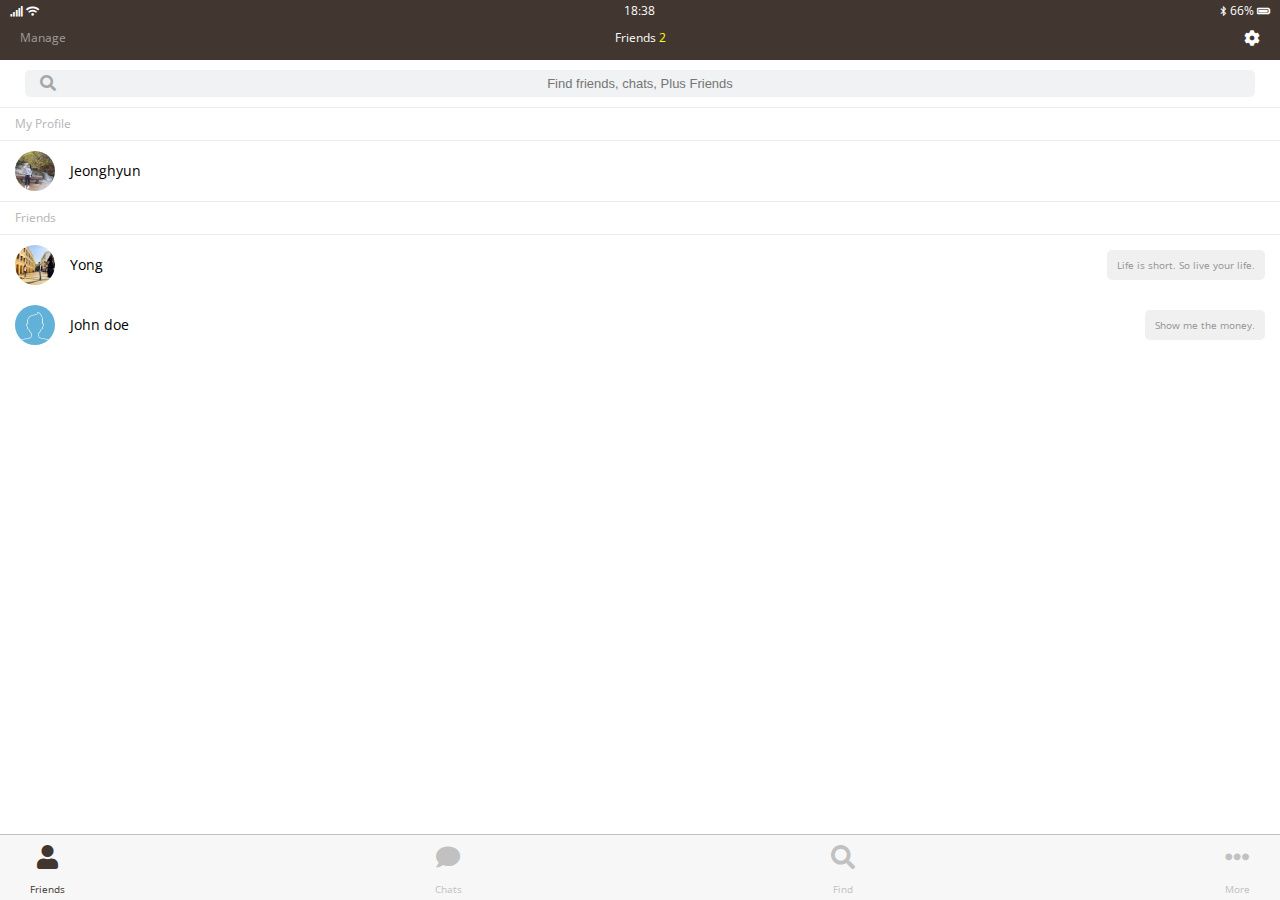
<file: index.html>
<!DOCTYPE html>
<html lang="en">
<head>
    <meta charset="UTF-8">
    <meta name="viewport" content="width=device-width, initial-scale=1.0">
    <meta http-equiv="X-UA-Compatible" content="ie=edge">
    <link rel="stylesheet" href="https://use.fontawesome.com/releases/v5.5.0/css/all.css">
    <link rel="stylesheet" href="css/style.css">
    <title>Friends</title>
</head>
<body>
    <header class="top-header">
        <div class="header__top">
            <div class="header__column">
                <i class="fas fa-signal fa-sm"></i>
                <i class="fas fa-wifi fa-sm"></i>
                <!-- wifi icon -->
            </div>
            <div class="header__column">
                <span class="header__time">18:38</span>
            </div>
            <div class="header__column">
                <i class="fab fa-bluetooth-b fa-sm"></i>
                <span class="header__battery">66% <i class="fas fa-battery-full fa-sm"></i> </span>
            </div>
        </div>

        <div class="header__bottom">
            <div class="header__column">
                <span class="header__text">Manage</span>
            </div>
            <div class="header__column">
                <span class="header__text">Friends <span class="header__number">2</span></span>
            </div>
            <div class="header__column">
                <i class="fas fa-cog fa-lg"></i>
            </div>

        </div>
    </header>
    <main class="friends">
        <div class="search-bar">
            <i class="fas fa-search"></i>
            <input type="text" placeholder="Find friends, chats, Plus Friends">
        </div>
        <section class="friends__section">
            <header class="friends__section-header">
                <h6 class="friends__section-title">My Profile</h6>
            </header>
            <div class="friends__section-rows">
                <div class="friends__section-row">
                    <img src="images/me.jpg" alt="">
                    <a href="profile.html" class="friends__section-name"> 
                        Jeonghyun
                    </a>
                </div>
            </div>
        </section>
        <section class="friends__section">
            <header class="friends__section-header">
                <h6 class="friends__section-title">Friends</h6>
            </header>
            <div class="friends__section-rows">
                <div class="friends__section-row with-tagline">
                    <div class="friends__section-column">
                        <img src="images/avatar.jpg" alt="">
                        <span class="friends__section-name">Yong</span>
                    </div>
                    <span class="friends__section-tagline">
                        Life is short. So live your life.
                    </span>
                </div>
            </div>
            <div class="friends__section-rows">
                <div class="friends__section-row with-tagline">
                    <div class="friends__section-column">
                        <img src="images/kakao_default.jpg" alt="">
                        <span class="friends__section-name">John doe</span>
                    </div>
                    <span class="friends__section-tagline">
                        Show me the money.
                    </span>
                </div>
            </div>
        </section>
    </main>

    <nav class="tab-bar">
        <a href="index.html" class="tab-bar__tab tab-bar__tab--selected">
            <i class="fas fa-user"></i>
            <span class="tab-bar__title">Friends</span>
        </a>
        <a href="chats.html" class="tab-bar__tab">
            <i class="fas fa-comment"></i>
            <span class="tab-bar__title">Chats</span>
        </a>
        <a href="find.html"  class="tab-bar__tab">
            <i class="fas fa-search"></i>
            <span class="tab-bar__title">Find</span>
        </a>
        <a href="more.html"  class="tab-bar__tab">
            <i class="fas fa-ellipsis-h"></i>
            <span class="tab-bar__title">More</span>
        </a>
    </nav>
    <div class="bigScreenText">
        <span>please make your screen smaller</span>
    </div>
</body>
</html>
</file>
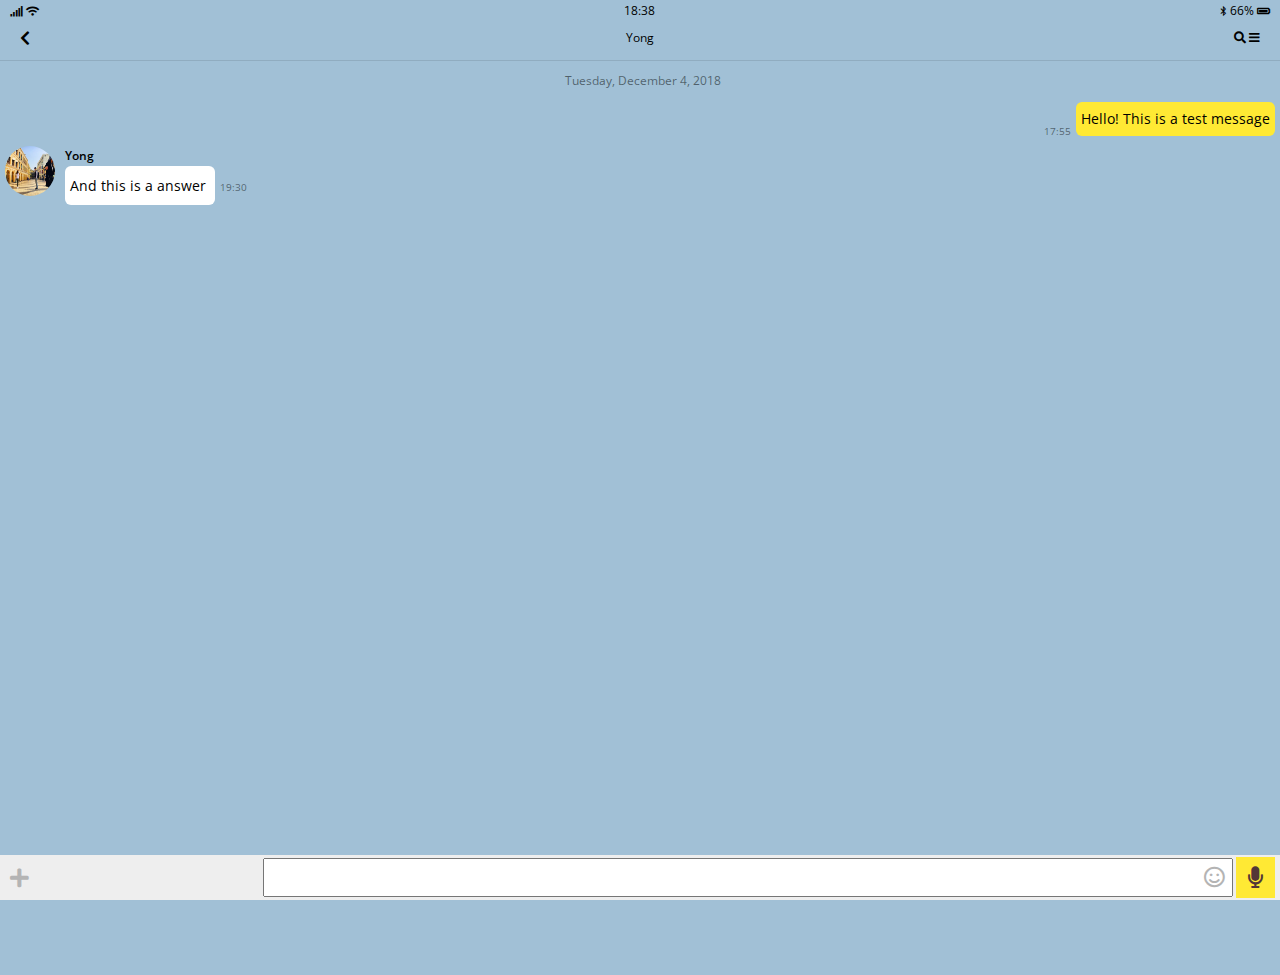
<file: chat.html>
<!DOCTYPE html>
<html lang="en">
<head>
    <meta charset="UTF-8">
    <meta name="viewport" content="width=device-width, initial-scale=1.0">
    <meta http-equiv="X-UA-Compatible" content="ie=edge">
    <link rel="stylesheet" href="https://use.fontawesome.com/releases/v5.5.0/css/all.css">
    <link rel="stylesheet" href="css/style.css">
    <title>Chat</title>
</head>
<body class="body-chat">
    <header class="top-header chat-header">
        <div class="header__top">
            <div class="header__column">
                <i class="fas fa-signal fa-sm"></i>
                <i class="fas fa-wifi fa-sm"></i>
                <!-- wifi icon -->
            </div>
            <div class="header__column">
                <span class="header__time">18:38</span>
            </div>
            <div class="header__column">
                <i class="fab fa-bluetooth-b fa-sm"></i>
                <span class="header__battery">66% <i class="fas fa-battery-full fa-sm"></i> </span>
            </div>
        </div>

        <div class="header__bottom">
            <div class="header__column">
                <a href="chats.html">
                    <i class="fas fa-chevron-left fa-lg"></i>
                </a>
            </div>
            <div class="header__column">
                <span class="header__text">Yong </span>
            </div>
            <div class="header__column">
                <i class="fas fa-search"></i>
                <i class="fas fa-bars"></i>
            </div>
        </div>
    </header>
    <main class="chat">
        <div class="date-divider">
            <span class="date-divider__text">Tuesday, December 4, 2018</span>
        </div>
        <div class="chat__message chat__message--from">
            <span class="chat__message-time">17:55</span>
            <span class="chat__message-body">
                Hello! This is a test message
            </span>
        </div>
        <div class="chat__message chat__message--to">
            <img src="images/avatar.jpg" class="chat__message-avatar">
            <div class="chat__message-center">
                <h3 class="chat__message-username">Yong</h3>
                <span class="chat__message-body">
                    And this is a answer
                </span>
                <span class="chat__message-time">19:30</span>
            </div>
        </div>
    </main>
    <div class="type-message">
        <i class="fas fa-plus fa-lg"></i>
        <div class="type-message__input">
            <input type="text">
            <i class="far fa-smile fa-lg"></i>
            <span class="record-message">
                <i class="fas fa-microphone fa-lg"></i>
            </span>
        </div>
    </div>
    <div class="bigScreenText">
        <span>please make your screen smaller</span>
    </div>
</body>
</html>
</file>
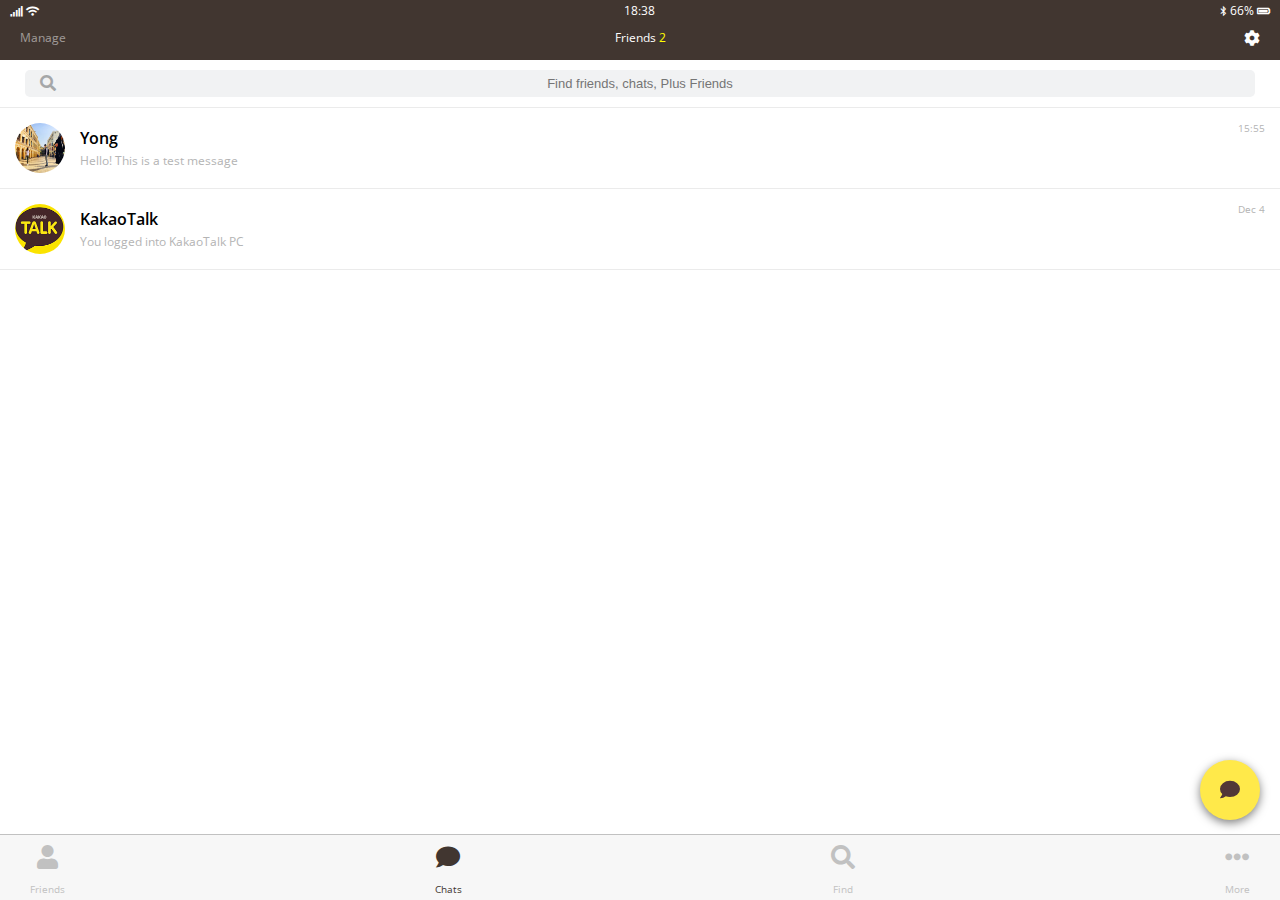
<file: chats.html>
<!DOCTYPE html>
<html lang="en">
<head>
    <meta charset="UTF-8">
    <meta name="viewport" content="width=device-width, initial-scale=1.0">
    <meta http-equiv="X-UA-Compatible" content="ie=edge">
    <link rel="stylesheet" href="https://use.fontawesome.com/releases/v5.5.0/css/all.css">
    <link rel="stylesheet" href="css/style.css">
    <title>Chats</title>
</head>
<body>
    <header class="top-header">
        <div class="header__top">
            <div class="header__column">
                <i class="fas fa-signal fa-sm"></i>
                <i class="fas fa-wifi fa-sm"></i>
                <!-- wifi icon -->
            </div>
            <div class="header__column">
                <span class="header__time">18:38</span>
            </div>
            <div class="header__column">
                <i class="fab fa-bluetooth-b fa-sm"></i>
                <span class="header__battery">66% <i class="fas fa-battery-full fa-sm"></i> </span>
            </div>
        </div>

        <div class="header__bottom">
            <div class="header__column">
                <span class="header__text">Manage</span>
            </div>
            <div class="header__column">
                <span class="header__text">Friends <span class="header__number">2</span></span>
            </div>
            <div class="header__column">
                <i class="fas fa-cog fa-lg"></i>
            </div>
        </div>
    </header>

    <main class="chats">
        <div class="search-bar">
            <i class="fas fa-search"></i>
            <input type="text" placeholder="Find friends, chats, Plus Friends">
        </div>
        <ul class="chats__list">
            <li class="chats__chat">
                <a href="chat.html">
                    <div class="chat__content">
                        <img src="images/avatar.jpg">
                        <div class="chat__preview">
                            <h3 class="chat__user">Yong</h3>
                            <span class="chat__last-message">Hello! This is a test message</span>
                        </div>
                    </div>
                    <span class="chat__date-time">15:55</span>
                </a>
            </li>
            <li class="chats__chat">
                <a href="chat.html">
                    <div class="chat__content">
                        <img src="images/kakaotalk.png">
                        <div class="chat__preview">
                            <h3 class="chat__user">KakaoTalk</h3>
                            <span class="chat__last-message">You logged into KakaoTalk PC</span>
                        </div>
                    </div>
                    <span class="chat__date-time">Dec 4</span>
                </a>
            </li>
        </ul>

        <div class="chat-btn">
            <i class="fas fa-comment"></i>
        </div>

    </main>

    <nav class="tab-bar">
            <a href="index.html" class="tab-bar__tab">
                <i class="fas fa-user"></i>
                <span class="tab-bar__title">Friends</span>
            </a>
            <a href="chats.html" class="tab-bar__tab tab-bar__tab--selected">
                <i class="fas fa-comment"></i>
                <span class="tab-bar__title">Chats</span>
            </a>
            <a href="find.html"  class="tab-bar__tab">
                <i class="fas fa-search"></i>
                <span class="tab-bar__title">Find</span>
            </a>
            <a href="more.html"  class="tab-bar__tab">
                <i class="fas fa-ellipsis-h"></i>
                <span class="tab-bar__title">More</span>
            </a>
    </nav>
    <div class="bigScreenText">
        <span>please make your screen smaller</span>
    </div>
</body>
</html>
</file>
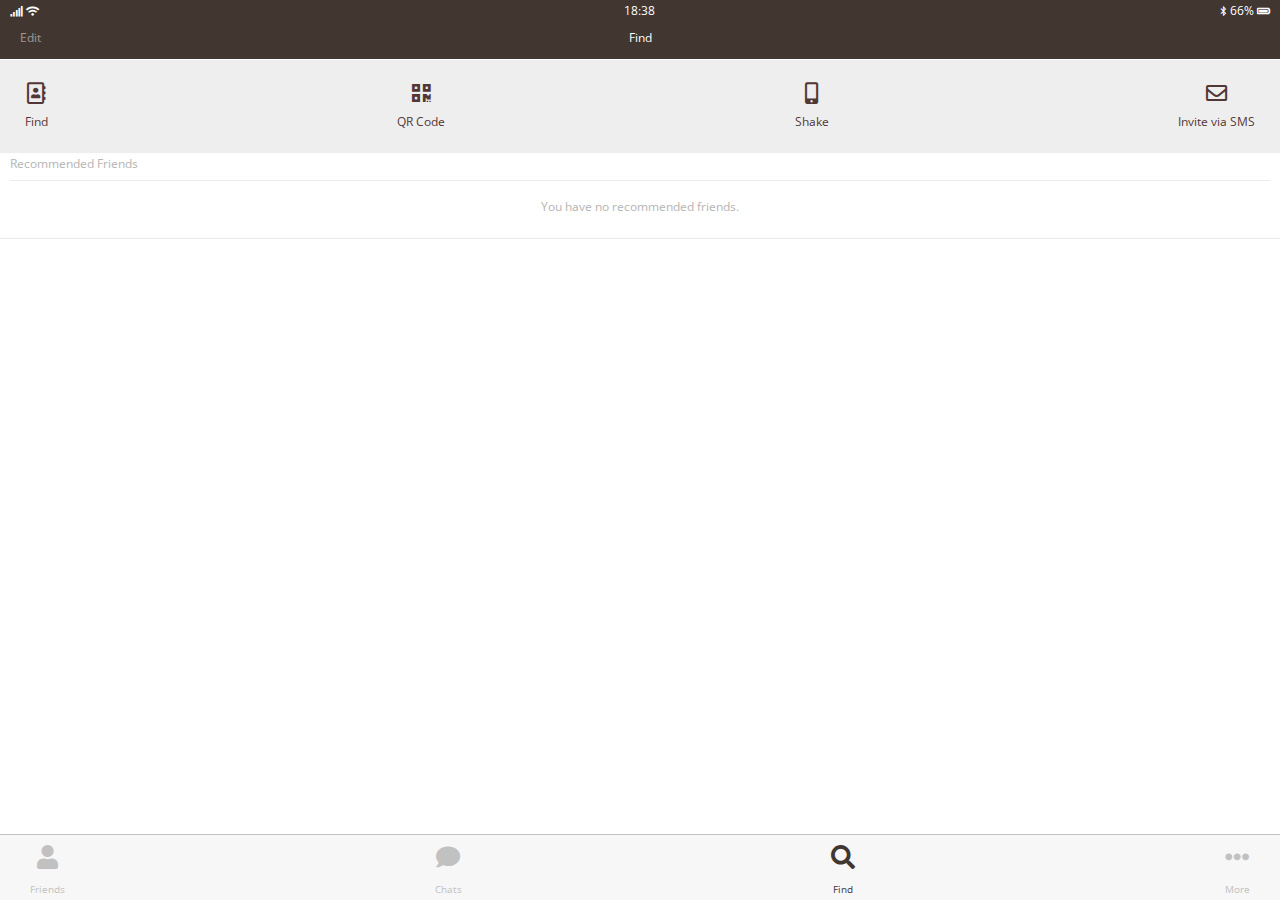
<file: find.html>
<!DOCTYPE html>
<html lang="en">
<head>
    <meta charset="UTF-8">
    <meta name="viewport" content="width=device-width, initial-scale=1.0">
    <meta http-equiv="X-UA-Compatible" content="ie=edge">
    <link rel="stylesheet" href="https://use.fontawesome.com/releases/v5.5.0/css/all.css">
    <link rel="stylesheet" href="css/style.css">
    <title>Find</title>
</head>
<body>
    <header class="top-header">
        <div class="header__top">
            <div class="header__column">
                <i class="fas fa-signal fa-sm"></i>
                <i class="fas fa-wifi fa-sm"></i>
                <!-- wifi icon -->
            </div>
            <div class="header__column">
                <span class="header__time">18:38</span>
            </div>
            <div class="header__column">
                <i class="fab fa-bluetooth-b fa-sm"></i>
                <span class="header__battery">66% <i class="fas fa-battery-full fa-sm"></i> </span>
            </div>
        </div>

        <div class="header__bottom">
            <div class="header__column">
                <span class="header__text">Edit</span>
            </div>
            <div class="header__column">
                <span class="header__text">Find </span>
            </div>
            <div class="header__column">

            </div>
        </div>
    </header>
    <main class="find">
        <section class="find__options">
            <div class="find__option">
                <i class="far fa-address-book fa-lg"></i>
                <span class="find__options-title">Find</span>
            </div>
            <div class="find__option">
                <i class="fas fa-qrcode fa-lg"></i>
                <span class="find__options-title">QR Code</span>
            </div>
            <div class="find__option">
                <i class="fas fa-mobile-alt fa-lg"></i>
                <span class="find__options-title">Shake</span>
            </div>
            <div class="find__option">
                <i class="far fa-envelope fa-lg"></i>
                <span class="find__options-title">Invite via SMS</span>
            </div>
        </section>
        <section class="find__recommended">
            <header>
                <h6 class="find__recommended-title">Recommended Friends</h6>
            </header>
            <div class="recommended__none">
                <span class="recommended__text">You have no recommended friends.</span>
            </div>            
        </section>
    </main>
    <nav class="tab-bar">
        <a href="index.html" class="tab-bar__tab">
            <i class="fas fa-user"></i>
            <span class="tab-bar__title">Friends</span>
        </a>
        <a href="chats.html" class="tab-bar__tab">
            <i class="fas fa-comment"></i>
            <span class="tab-bar__title">Chats</span>
        </a>
        <a href="find.html"  class="tab-bar__tab tab-bar__tab--selected">
            <i class="fas fa-search"></i>
            <span class="tab-bar__title">Find</span>
        </a>
        <a href="more.html"  class="tab-bar__tab">
            <i class="fas fa-ellipsis-h"></i>
            <span class="tab-bar__title">More</span>
        </a>
    </nav>
    <div class="bigScreenText">
        <span>please make your screen smaller</span>
    </div>
</body>
</html>
</file>
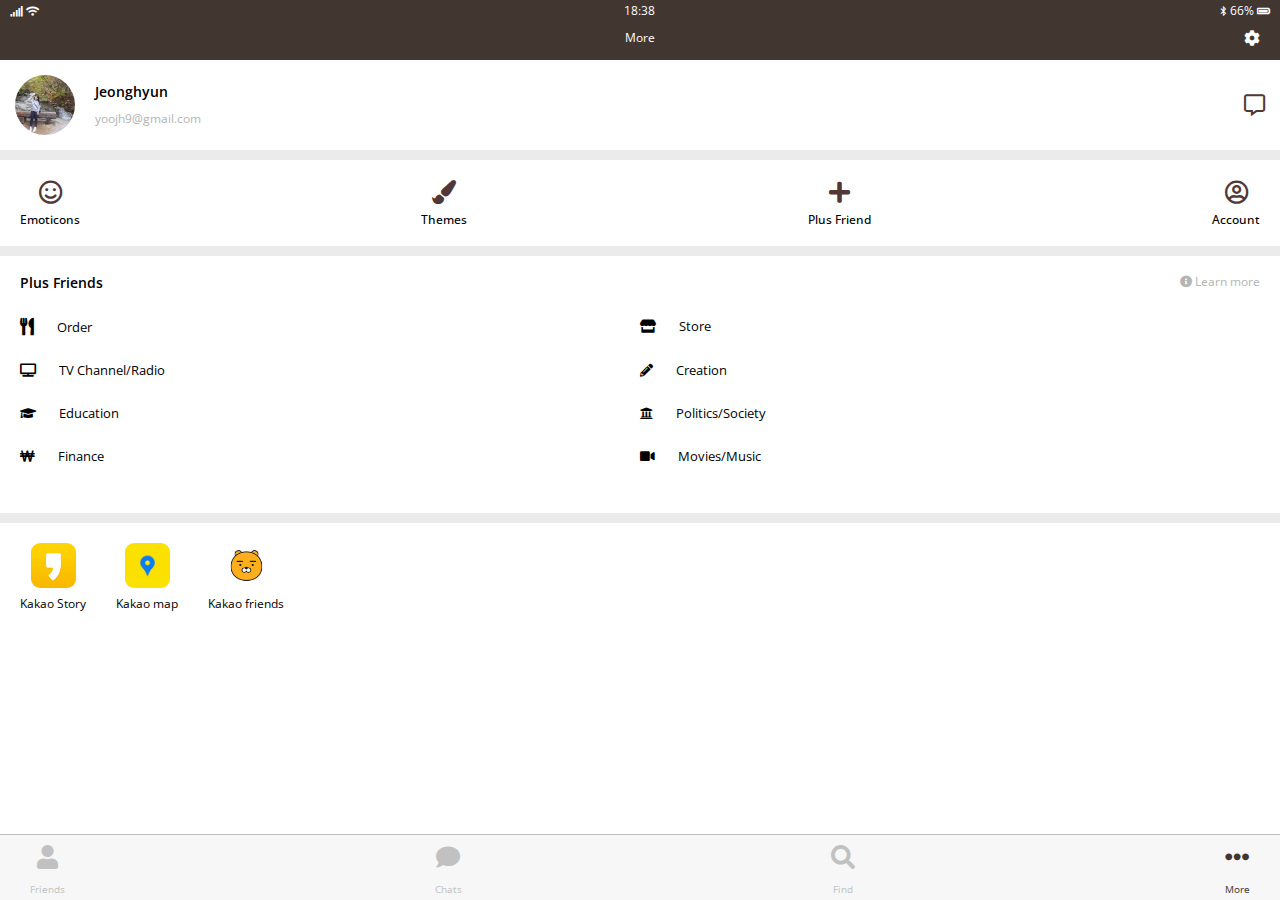
<file: more.html>
<!DOCTYPE html>
<html lang="en">
<head>
    <meta charset="UTF-8">
    <meta name="viewport" content="width=device-width, initial-scale=1.0">
    <meta http-equiv="X-UA-Compatible" content="ie=edge">
    <link rel="stylesheet" href="https://use.fontawesome.com/releases/v5.5.0/css/all.css">
    <link rel="stylesheet" href="css/style.css">
    <title>More</title>
</head>
<body>
    <header class="top-header">
        <div class="header__top">
            <div class="header__column">
                <i class="fas fa-signal fa-sm"></i>
                <i class="fas fa-wifi fa-sm"></i>
                <!-- wifi icon -->
            </div>
            <div class="header__column">
                <span class="header__time">18:38</span>
            </div>
            <div class="header__column">
                <i class="fab fa-bluetooth-b fa-sm"></i>
                <span class="header__battery">66% <i class="fas fa-battery-full fa-sm"></i> </span>
            </div>
        </div>

        <div class="header__bottom">
            <div class="header__column">

            </div>
            <div class="header__column">
                <span class="header__text">More </span>
            </div>
            <div class="header__column">
                <i class="fas fa-cog fa-lg"></i>
            </div>
        </div>
    </header>

    <main class="more">
        <header class="more__header">
            <div class="more-header__column">
                <img src="images/me.jpg" alt="">
                <div class="more-header__info">
                    <h3 class="more-header__title">
                        Jeonghyun
                    </h3>
                    <span class="more-header__subtitle">yoojh9@gmail.com</span>
                </div>
            </div>
            <i class="far fa-comment-alt fa-lg"></i>
        </header>
        <section class="more__options">
            <div class="more__option">
                <i class="far fa-smile fa-2x"></i>
                <span class="more__option-title">Emoticons</span>
            </div>
            <div class="more__option">
                <i class="fas fa-paint-brush fa-2x"></i>
                <span class="more__option-title">Themes</span>
            </div>
            <div class="more__option">
                <i class="fas fa-plus fa-2x"></i>
                <span class="more__option-title">Plus Friend</span>
            </div>
            <div class="more__option">
                <i class="far fa-user-circle fa-2x"></i>
                <span class="more__option-title">Account</span>
            </div>
        </section>
        <section class="more__plus-friends">
            <header class="plus-friends__header">
                <h2 class="plus-friends-title">Plus Friends</h2>
                <span class="plus-friends__learn-more">
                    <i class="fas fa-info-circle"></i>
                    Learn more
                </span>
            </header>
            <div class="plus-friends__items">
                <div class="plus-friends__item">
                    <i class="fas fa-utensils fa-lg"></i>
                    <span class="plus-friends__item-title">Order</span>
                </div>
                <div class="plus-friends__item">
                    <i class="fas fa-store"></i>
                    <span class="plus-friends__item-title">Store</span>
                </div>
                <div class="plus-friends__item">
                    <i class="fas fa-tv"></i>
                    <span class="plus-friends__item-title">TV Channel/Radio</span>
                </div>
                <div class="plus-friends__item">
                    <i class="fas fa-pencil-alt"></i>
                    <span class="plus-friends__item-title">Creation</span>
                </div>
                <div class="plus-friends__item">
                    <i class="fas fa-graduation-cap"></i>
                    <span class="plus-friends__item-title">Education</span>
                </div>
                <div class="plus-friends__item">
                    <i class="fas fa-university"></i>
                    <span class="plus-friends__item-title">Politics/Society</span>
                </div>
                <div class="plus-friends__item">
                    <i class="fas fa-won-sign"></i>
                    <span class="plus-friends__item-title">Finance</span>
                </div>
                <div class="plus-friends__item">
                    <i class="fas fa-video"></i>
                    <span class="plus-friends__item-title">Movies/Music</span>
                </div>
            </div>
        </section>
        <secion class="more__links">
            <div class="more__link">
                <img src="images/kakaostory.png" alt="" class="more__link-image">
                <span class="more__link-title">Kakao Story</span>
            </div>
            <div class="more__link">
                <img src="images/kakaomap.jpg" alt="" class="more__link-image">
                <span class="more__link-title">Kakao map</span>
            </div>
            <div class="more__link">
                <img src="images/kakao_ryan.jpg" alt="" class="more__link-image">
                <span class="more__link-title">Kakao friends</span>
            </div>
        </secion>
    </main>

    <nav class="tab-bar">
        <a href="index.html" class="tab-bar__tab">
            <i class="fas fa-user"></i>
            <span class="tab-bar__title">Friends</span>
        </a>
        <a href="chats.html" class="tab-bar__tab">
            <i class="fas fa-comment"></i>
            <span class="tab-bar__title">Chats</span>
        </a>
        <a href="find.html"  class="tab-bar__tab">
            <i class="fas fa-search"></i>
            <span class="tab-bar__title">Find</span>
        </a>
        <a href="more.html"  class="tab-bar__tab  tab-bar__tab--selected">
            <i class="fas fa-ellipsis-h"></i>
            <span class="tab-bar__title">More</span>
        </a>
    </nav>
    <div class="bigScreenText">
        <span>please make your screen smaller</span>
    </div>
</body>
</html>
</file>
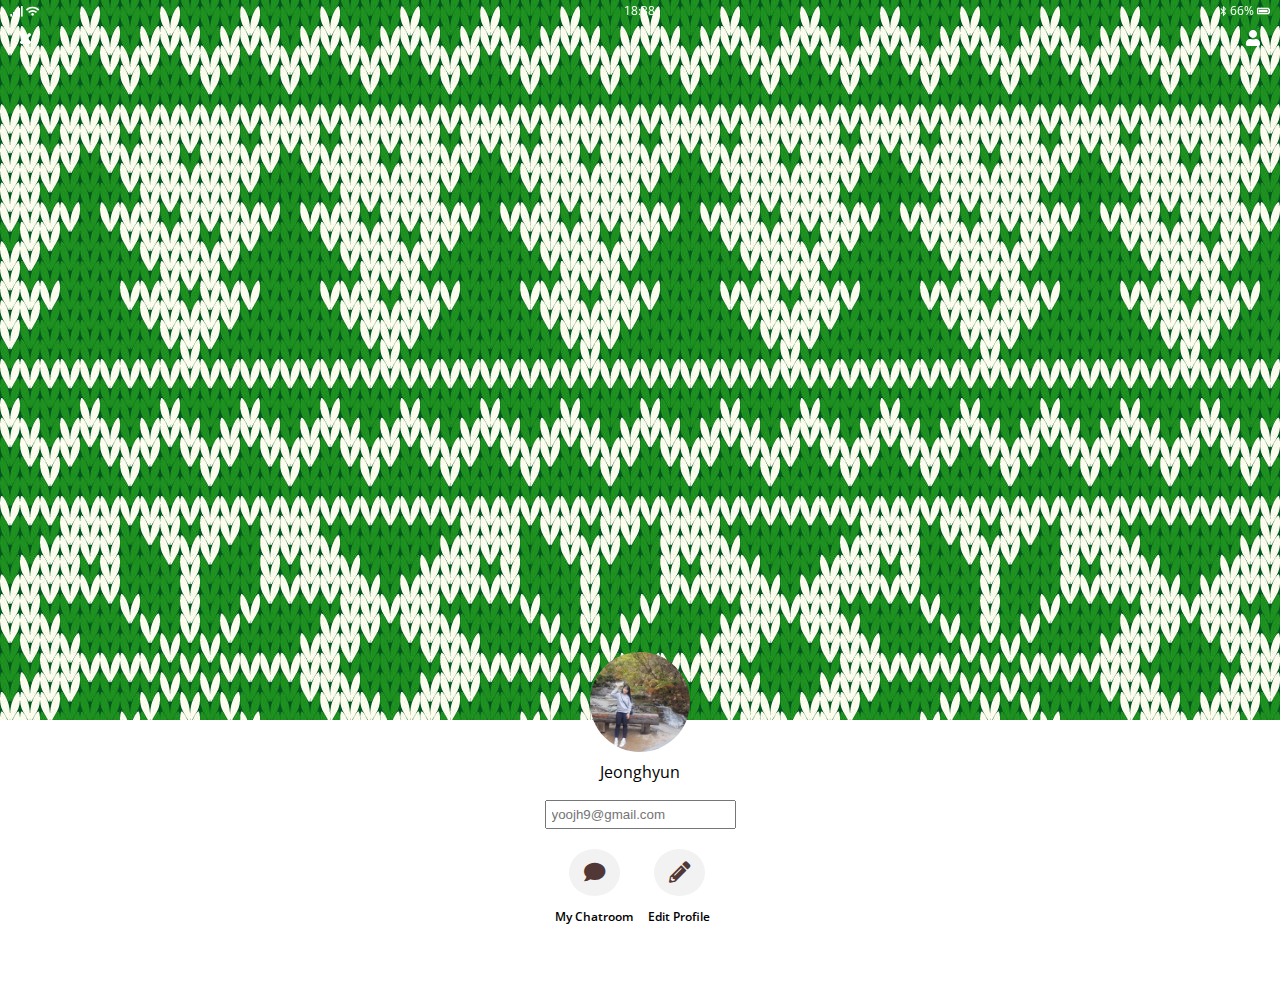
<file: profile.html>
<!DOCTYPE html>
<html lang="en">
<head>
    <meta charset="UTF-8">
    <meta name="viewport" content="width=device-width, initial-scale=1.0">
    <meta http-equiv="X-UA-Compatible" content="ie=edge">
    <link rel="stylesheet" href="https://use.fontawesome.com/releases/v5.5.0/css/all.css">
    <link rel="stylesheet" href="css/style.css">
    <title>Profile</title>
</head>
<body>
    <header class="top-header top-header--transparent">
        <div class="header__top">
            <div class="header__column">
                <i class="fas fa-signal fa-sm"></i>
                <i class="fas fa-wifi fa-sm"></i>
                <!-- wifi icon -->
            </div>
            <div class="header__column">
                <span class="header__time">18:38</span>
            </div>
            <div class="header__column">
                <i class="fab fa-bluetooth-b fa-sm"></i>
                <span class="header__battery">66% <i class="fas fa-battery-full fa-sm"></i> </span>
            </div>
        </div>

        <div class="header__bottom">
            <div class="header__column">
                <a href="index.html">
                    <i class="fas fa-times fa-lg"></i>
                </a>
            </div>
            <div class="header__column">
                
            </div>
            <div class="header__column">
                <i class="fas fa-user fa-lg"></i>
            </div>
        </div>
    </header>
    <main class="profile">
        <header class="profile__header ">
            <div class="profile__header-container">
                <img src="images/me.jpg" alt="">
                <h3 class="profile__header-title">Jeonghyun</h3>
            </div>
        </header>
        
        <div class="profile__container">
            <input type="text" placeholder="yoojh9@gmail.com">
            <div class="profile__actions">
                <div class="profile_action">
                    <span class="profile__action-circle">
                        <i class="fas fa-comment fa-lg"></i>
                    </span>
                    <span class="profile__action-title">My Chatroom</span>
                </div>
                <div class="profile_action">
                    <span class="profile__action-circle">
                        <i class="fas fa-pencil-alt fa-lg"></i>
                    </span>
                    <span class="profile__action-title">Edit Profile</span>
                </div>
            </div>
        </div>
    </main>
    <div class="bigScreenText">
        <span>please make your screen smaller</span>
    </div>
</body>
</html>
</file>
<file: css/style.css>
@import url('https://fonts.googleapis.com/css?family=Open+Sans:400,600');
@import 'reset.css';
@import 'globals.css';
@import 'header.css';
@import 'nav.css';
@import 'search-bar.css';
@import 'friends.css';
@import 'chats.css';
@import 'find.css';
@import 'more.css';
@import 'profile.css';
@import 'chat.css';
@import 'bigScreen.css';
@import 'mobile.css'
</file>
